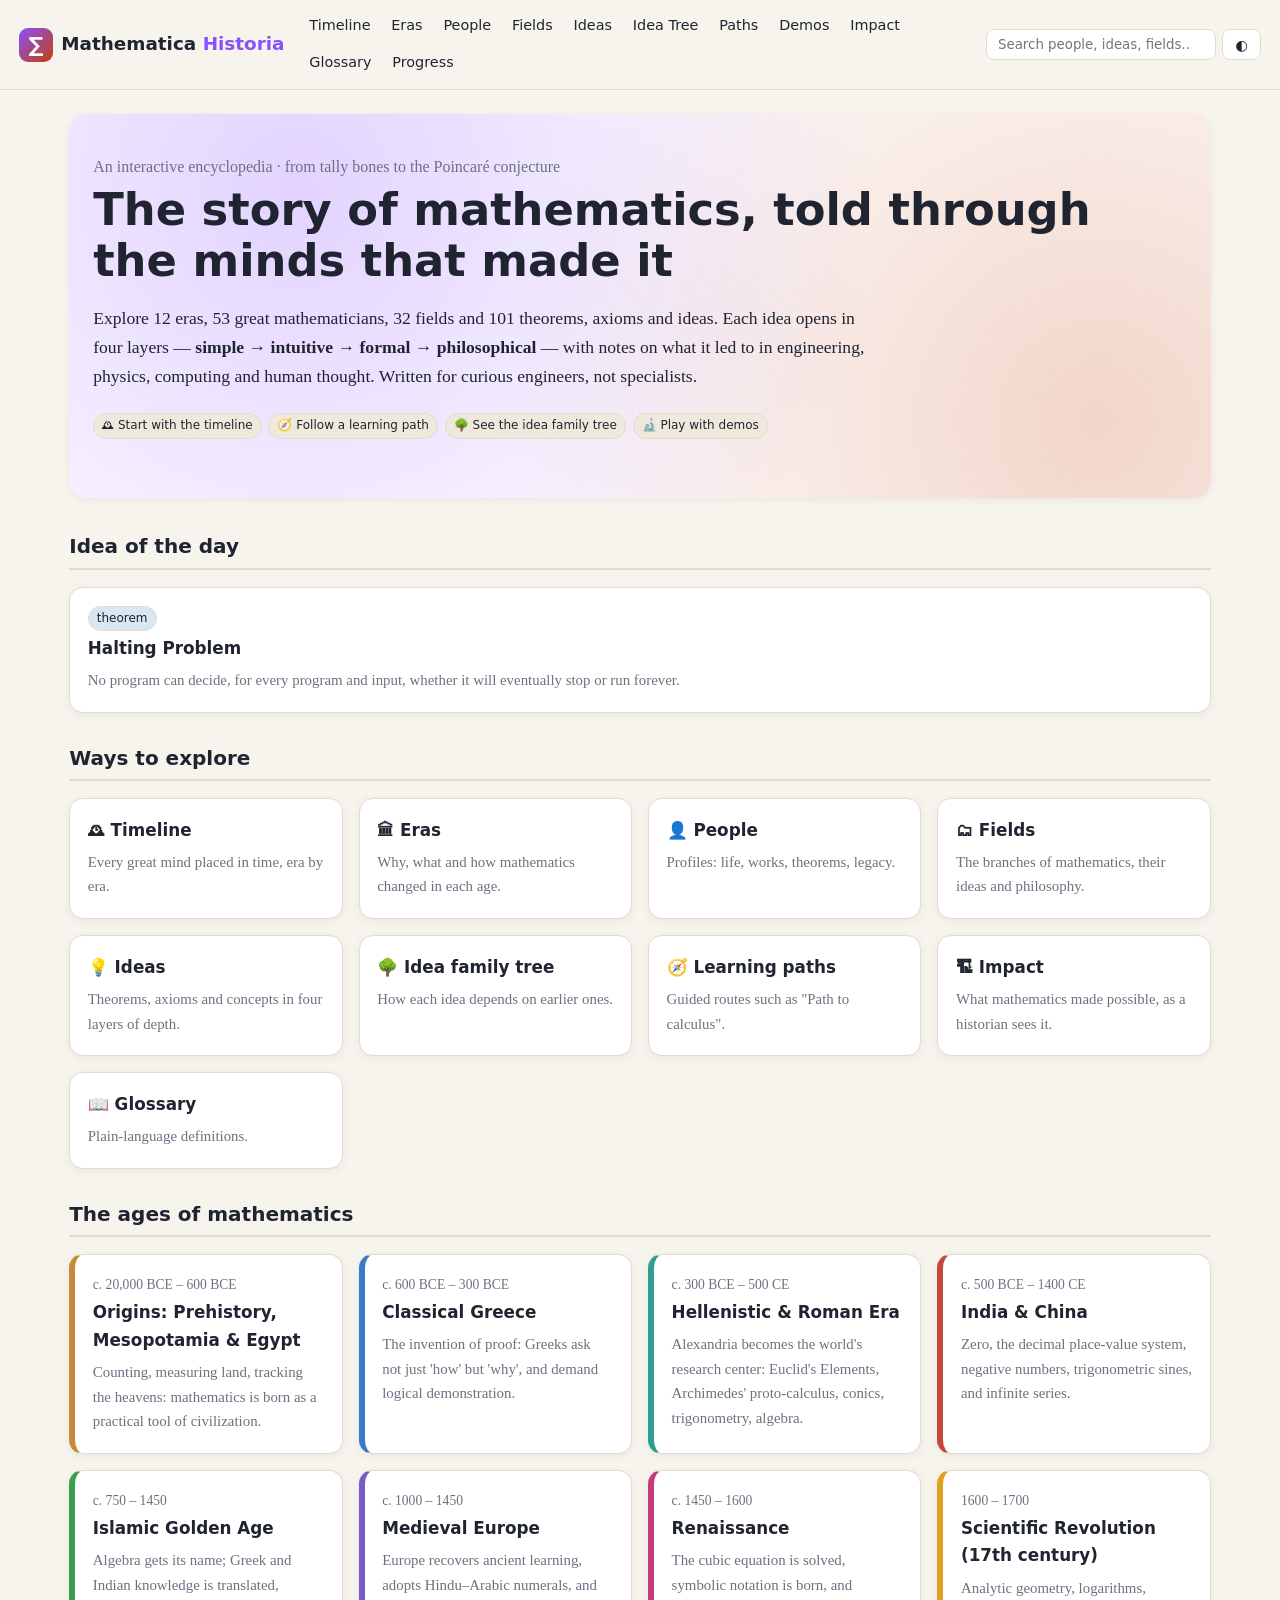
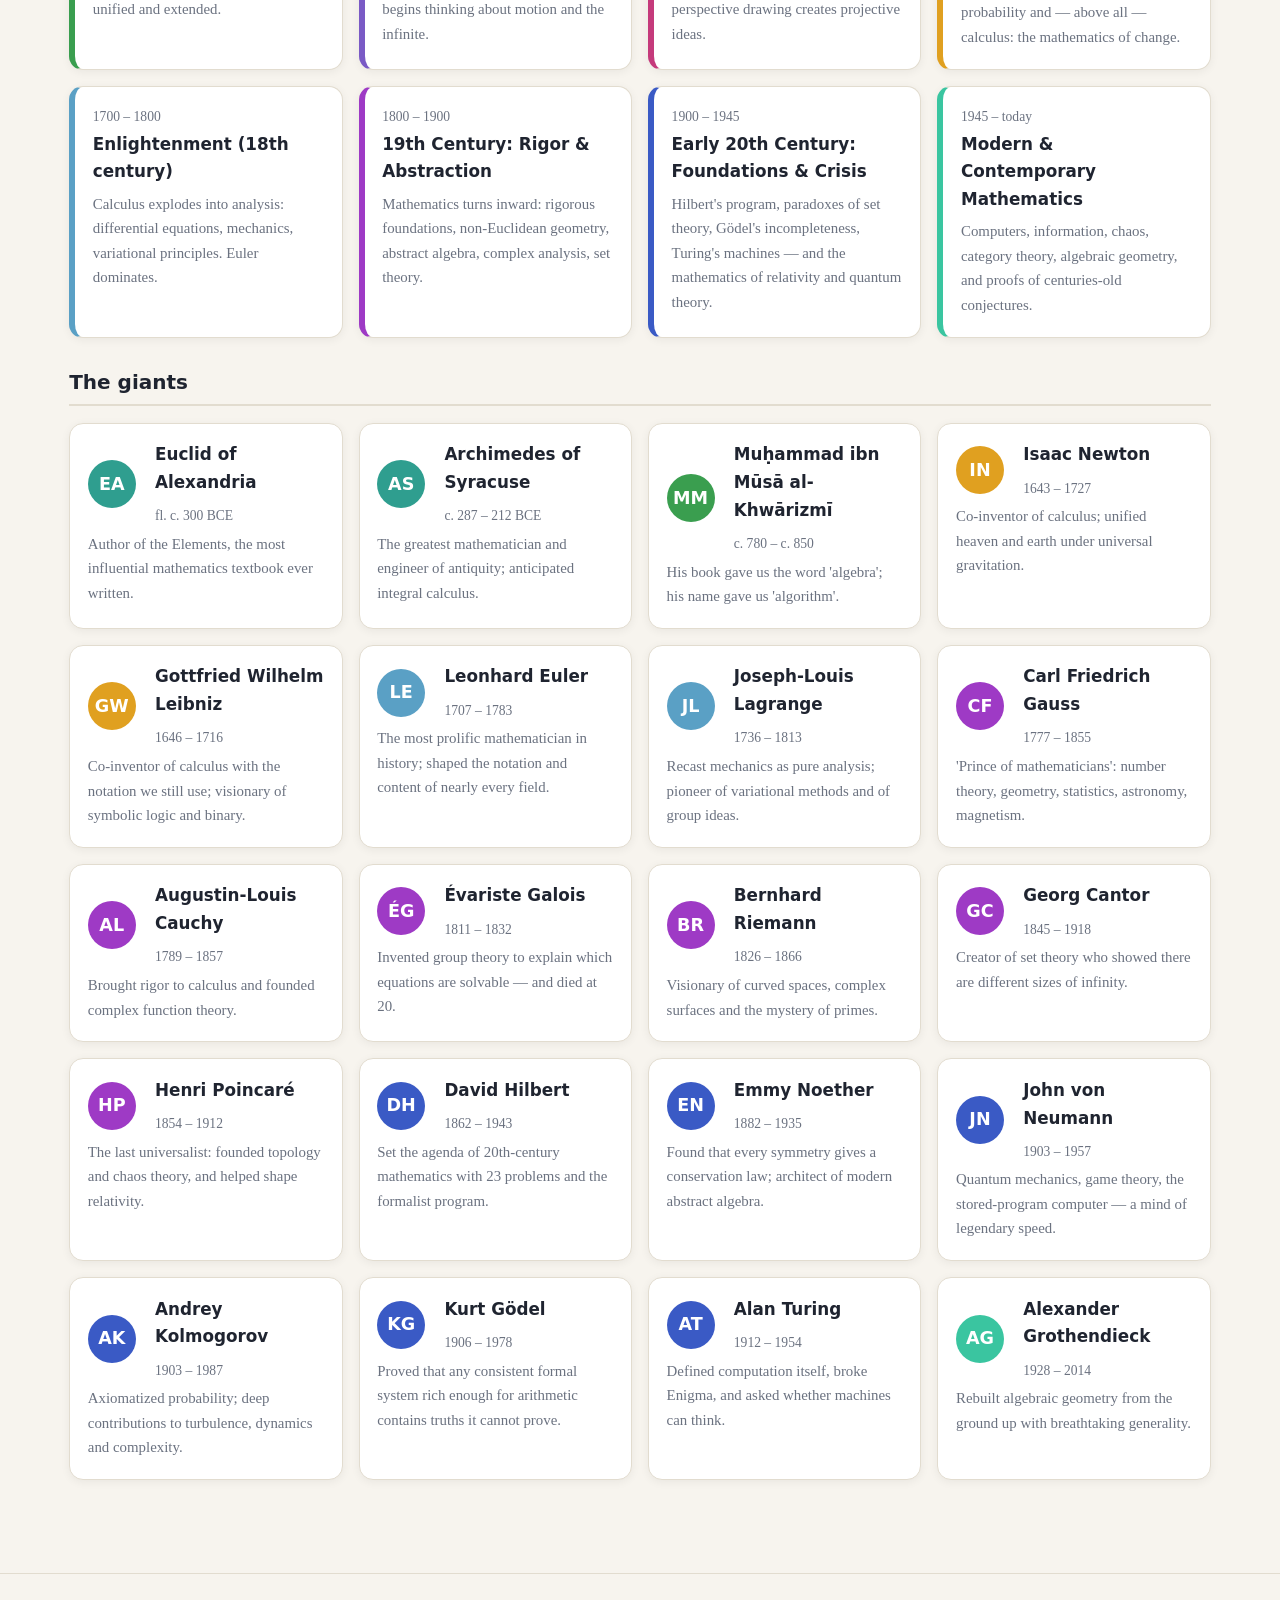
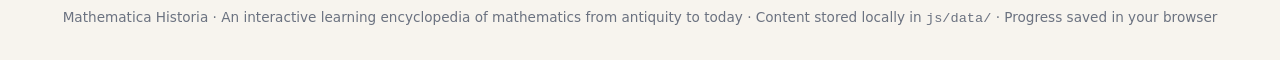
<file: index.html>
<!doctype html>
<html lang="en">
<head>
<meta charset="utf-8">
<meta name="viewport" content="width=device-width, initial-scale=1">
<title>Mathematica Historia — An Interactive Encyclopedia of Mathematics</title>
<link rel="stylesheet" href="lib/katex/katex.min.css">
<link rel="icon" href="data:image/svg+xml,<svg xmlns=%22http://www.w3.org/2000/svg%22 viewBox=%220 0 100 100%22><text y=%22.9em%22 font-size=%2290%22>∑</text></svg>">
<link rel="stylesheet" href="css/style.css">
<script defer src="lib/katex/katex.min.js"></script>
<script defer src="lib/katex/contrib/auto-render.min.js"></script>
</head>
<body>
<header class="top">
  <a href="#/" class="brand"><span class="logo">∑</span><span>Mathematica <em>Historia</em></span></a>
  <button class="menu-btn" id="menuBtn" aria-label="Menu">☰</button>
  <nav id="nav">
    <a href="#/timeline">Timeline</a><a href="#/eras">Eras</a><a href="#/people">People</a><a href="#/fields">Fields</a><a href="#/concepts">Ideas</a><a href="#/map">Idea Tree</a><a href="#/paths">Paths</a><a href="#/demos">Demos</a><a href="#/impact">Impact</a><a href="#/glossary">Glossary</a><a href="#/progress">Progress</a>
  </nav>
  <div class="tools"><input id="search" type="search" placeholder="Search people, ideas, fields…" autocomplete="off"><button id="theme" title="Toggle dark/light">◐</button></div>
</header>
<main id="app"><p style="padding:2rem">Loading…</p></main>
<footer>Mathematica Historia · An interactive learning encyclopedia of mathematics from antiquity to today · Content stored locally in <code>js/data/</code> · Progress saved in your browser</footer>
<script src="js/data/eras.js"></script>
<script src="js/data/fields.js"></script>
<script src="js/data/people1.js"></script>
<script src="js/data/people2.js"></script>
<script src="js/data/concepts1.js"></script>
<script src="js/data/concepts2.js"></script>
<script src="js/data/concepts3.js"></script>
<script src="js/data/misc.js"></script>
<script src="js/demos.js"></script>
<script src="js/app.js"></script>
</body>
</html>
</file>
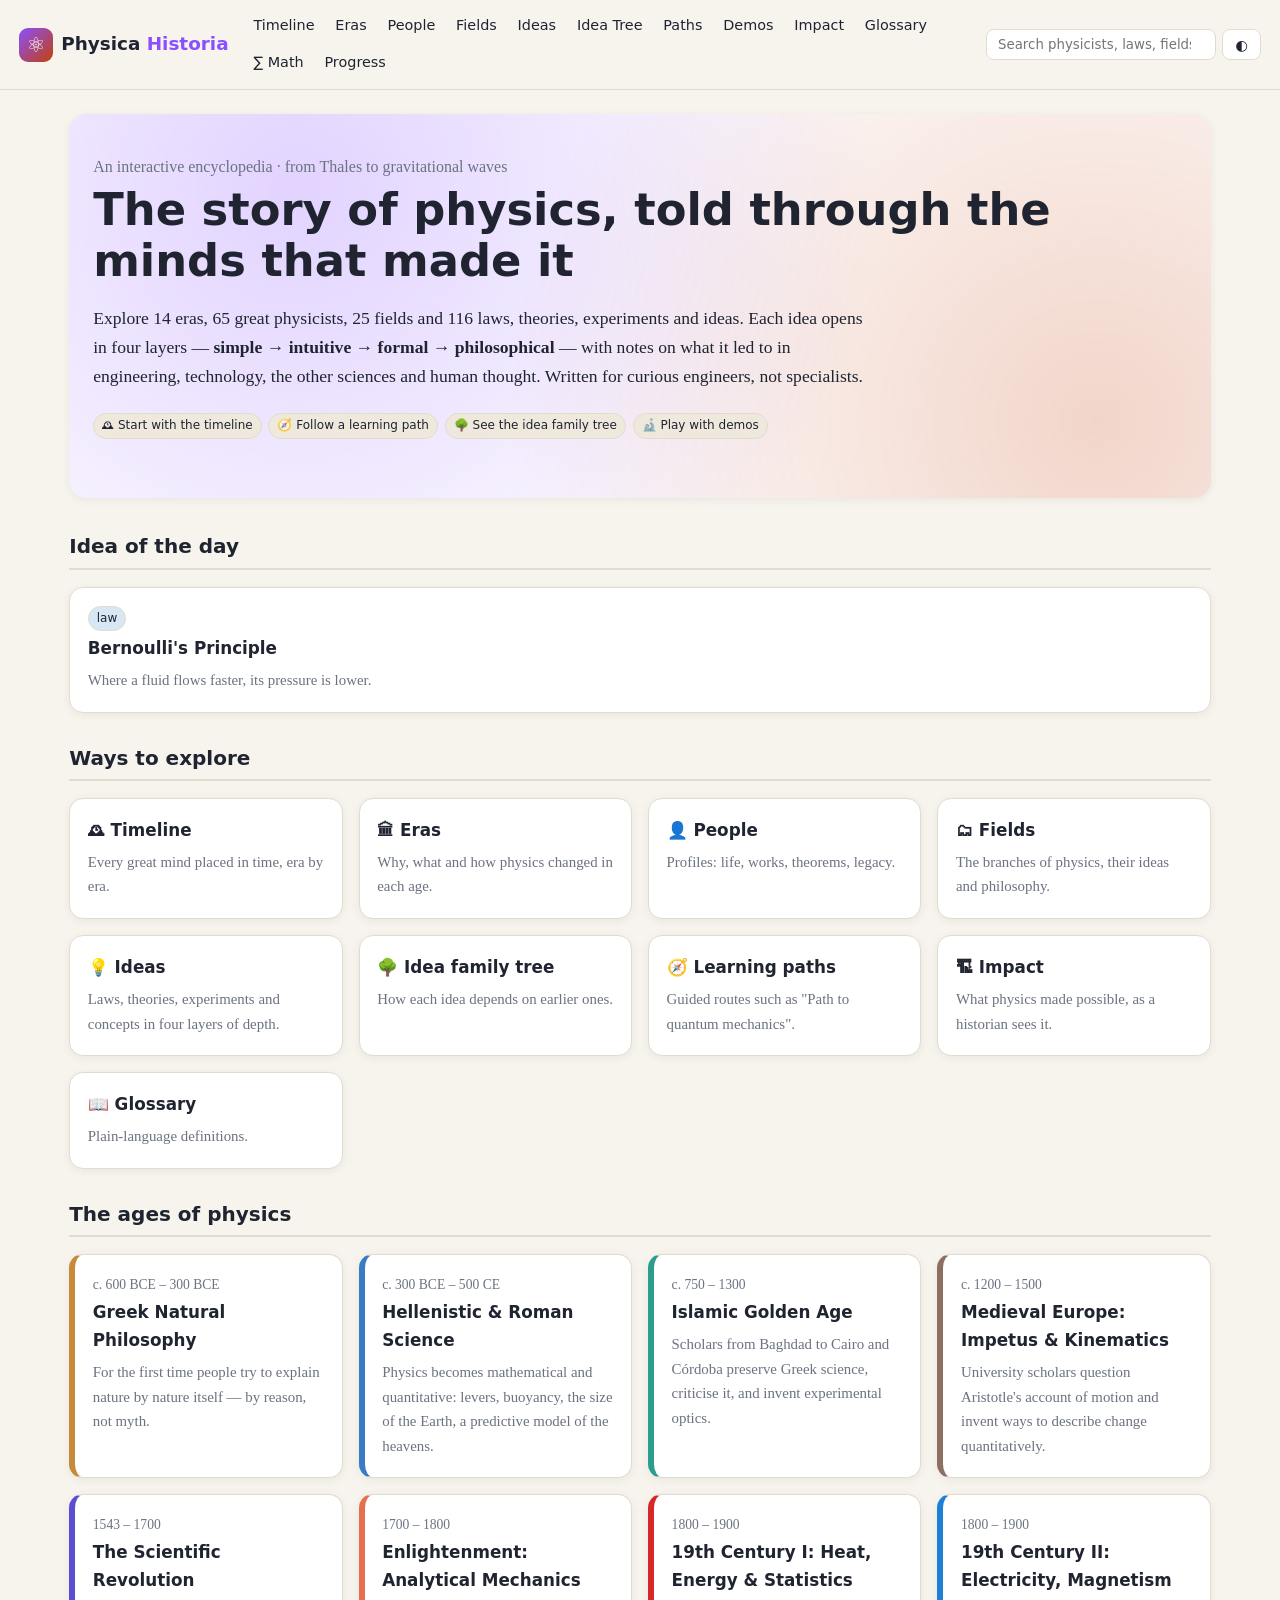
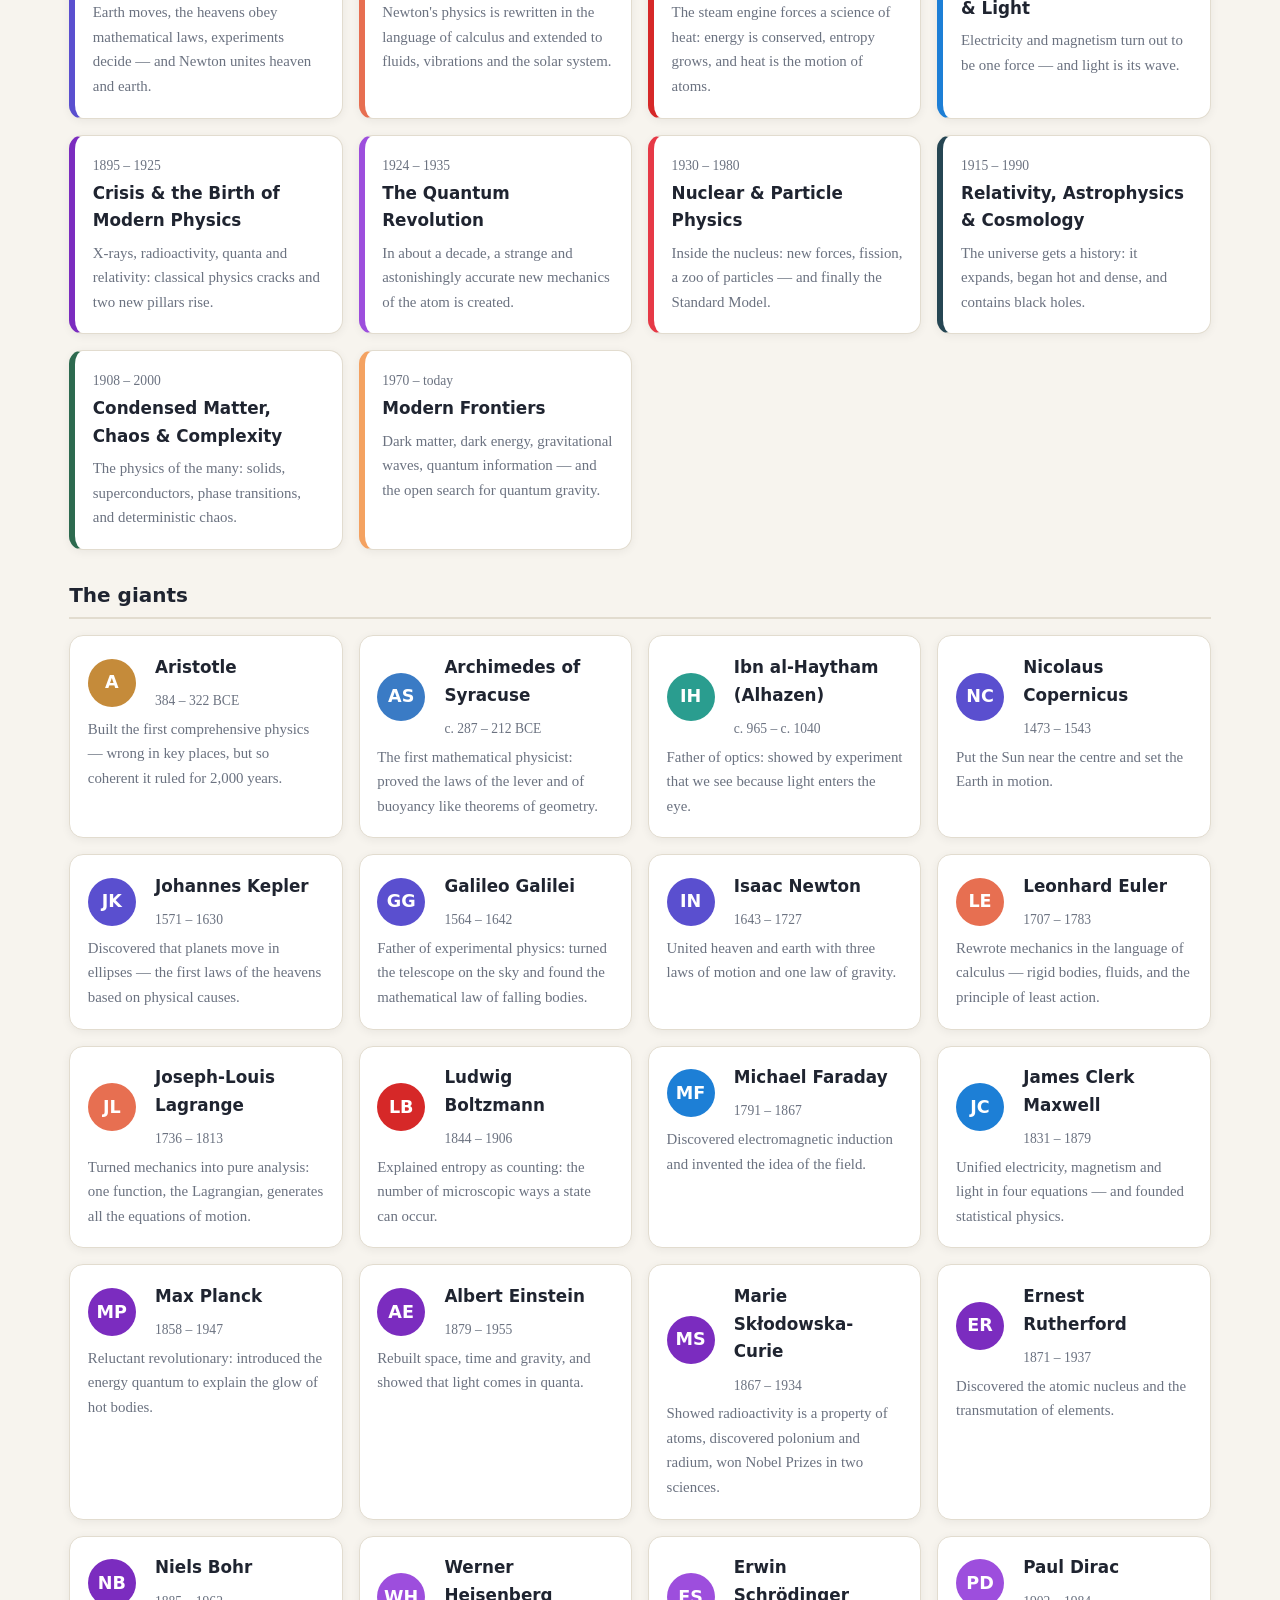
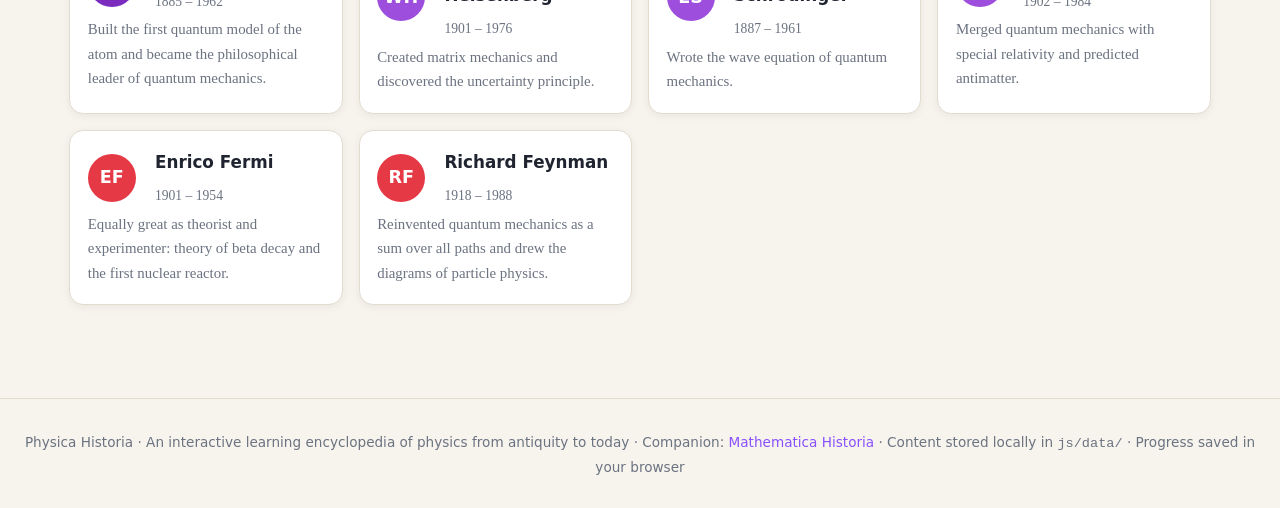
<file: physics/index.html>
<!doctype html>
<html lang="en">
<head>
<meta charset="utf-8">
<meta name="viewport" content="width=device-width, initial-scale=1">
<title>Physica Historia — An Interactive Encyclopedia of Physics</title>
<link rel="stylesheet" href="lib/katex/katex.min.css">
<link rel="icon" href="data:image/svg+xml,<svg xmlns=%22http://www.w3.org/2000/svg%22 viewBox=%220 0 100 100%22><text y=%22.9em%22 font-size=%2290%22>⚛</text></svg>">
<link rel="stylesheet" href="css/style.css">
<script defer src="lib/katex/katex.min.js"></script>
<script defer src="lib/katex/contrib/auto-render.min.js"></script>
</head>
<body>
<header class="top">
  <a href="#/" class="brand"><span class="logo">⚛</span><span>Physica <em>Historia</em></span></a>
  <button class="menu-btn" id="menuBtn" aria-label="Menu">☰</button>
  <nav id="nav">
    <a href="#/timeline">Timeline</a><a href="#/eras">Eras</a><a href="#/people">People</a><a href="#/fields">Fields</a><a href="#/concepts">Ideas</a><a href="#/map">Idea Tree</a><a href="#/paths">Paths</a><a href="#/demos">Demos</a><a href="#/impact">Impact</a><a href="#/glossary">Glossary</a><a href="https://nikifchris.github.io/Math-history/" target="_blank" rel="noopener">∑ Math</a><a href="#/progress">Progress</a>
  </nav>
  <div class="tools"><input id="search" type="search" placeholder="Search physicists, laws, fields…" autocomplete="off"><button id="theme" title="Toggle dark/light">◐</button></div>
</header>
<main id="app"><p style="padding:2rem">Loading…</p></main>
<footer>Physica Historia · An interactive learning encyclopedia of physics from antiquity to today · Companion: <a href="https://nikifchris.github.io/Math-history/">Mathematica Historia</a> · Content stored locally in <code>js/data/</code> · Progress saved in your browser</footer>
<script src="js/data/eras.js"></script>
<script src="js/data/fields.js"></script>
<script src="js/data/people1.js"></script>
<script src="js/data/people2.js"></script>
<script src="js/data/concepts1.js"></script>
<script src="js/data/concepts2.js"></script>
<script src="js/data/concepts3.js"></script>
<script src="js/data/concepts4.js"></script>
<script src="js/data/misc.js"></script>
<script src="js/demos.js"></script>
<script src="js/app.js"></script>
</body>
</html>
</file>
<file: css/style.css>
:root{--bg:#f7f4ee;--fg:#1f2430;--muted:#6b7280;--card:#ffffff;--card2:#efe9dd;--accent:#8a4fff;--accent2:#c2410c;--border:#e2dccf;--shadow:0 2px 10px rgba(0,0,0,.06)}
body.dark{--bg:#12141c;--fg:#e8e6e3;--muted:#9aa0ab;--card:#1b1f2a;--card2:#252a38;--accent:#b18cff;--accent2:#fb923c;--border:#2c3242;--shadow:0 2px 14px rgba(0,0,0,.4)}
*{box-sizing:border-box}html{scroll-behavior:smooth}
body{margin:0;background:var(--bg);color:var(--fg);font:16px/1.65 Georgia,'Iowan Old Style','Palatino Linotype',serif;transition:background .2s}
h1,h2,h3,h4,.brand,nav,button,.tag,input,select,.chip{font-family:system-ui,-apple-system,'Segoe UI',Roboto,sans-serif}
a{color:var(--accent);text-decoration:none}a:hover{text-decoration:underline}
.top{position:sticky;top:0;z-index:50;display:flex;align-items:center;gap:1rem;padding:.6rem 1.2rem;background:color-mix(in srgb,var(--bg) 88%,transparent);backdrop-filter:blur(8px);border-bottom:1px solid var(--border);flex-wrap:wrap}
.brand{display:flex;align-items:center;gap:.5rem;font-weight:700;font-size:1.15rem;color:var(--fg)}.brand em{color:var(--accent);font-style:normal}
.logo{display:inline-grid;place-items:center;width:34px;height:34px;border-radius:9px;background:linear-gradient(135deg,var(--accent),var(--accent2));color:#fff;font-size:1.3rem}
nav{display:flex;gap:.2rem;flex-wrap:wrap;flex:1}nav a{padding:.3rem .55rem;border-radius:7px;color:var(--fg);font-size:.9rem}nav a:hover,nav a.on{background:var(--card2);text-decoration:none}
.tools{display:flex;gap:.4rem}#search{padding:.45rem .7rem;border-radius:8px;border:1px solid var(--border);background:var(--card);color:var(--fg);width:230px}
button{cursor:pointer;border:1px solid var(--border);background:var(--card);color:var(--fg);padding:.4rem .75rem;border-radius:8px;font-size:.9rem}button:hover{border-color:var(--accent)}
.menu-btn{display:none}
main{max-width:1180px;margin:0 auto;padding:1.5rem 1.2rem 4rem}
footer{text-align:center;color:var(--muted);font-size:.85rem;padding:2rem 1rem;border-top:1px solid var(--border);font-family:system-ui,sans-serif}
.hero{padding:2.5rem 1.5rem;border-radius:18px;background:radial-gradient(circle at 20% 20%,color-mix(in srgb,var(--accent) 25%,transparent),transparent 60%),radial-gradient(circle at 90% 80%,color-mix(in srgb,var(--accent2) 22%,transparent),transparent 55%),var(--card);box-shadow:var(--shadow);margin-bottom:2rem}
.hero h1{font-size:clamp(1.8rem,4vw,2.8rem);margin:.2rem 0 .6rem;line-height:1.15}.hero p{font-size:1.1rem;max-width:780px}
.grid{display:grid;grid-template-columns:repeat(auto-fill,minmax(250px,1fr));gap:1rem}
.card{background:var(--card);border:1px solid var(--border);border-radius:14px;padding:1rem 1.1rem;box-shadow:var(--shadow);transition:transform .15s,border-color .15s;color:var(--fg);display:block}
a.card:hover{transform:translateY(-2px);border-color:var(--accent);text-decoration:none}
.card h3{margin:.1rem 0 .35rem;font-size:1.05rem}.card p{margin:.2rem 0;font-size:.93rem;color:var(--muted)}
.era-strip{border-left:6px solid var(--c,var(--accent))}
.tag,.chip{display:inline-block;font-size:.75rem;padding:.12rem .5rem;border-radius:99px;background:var(--card2);color:var(--fg);margin:.12rem .15rem .12rem 0;border:1px solid var(--border)}
a.chip:hover{border-color:var(--accent);text-decoration:none}
.type-theorem{background:#3d85c633}.type-axiom{background:#e07a5f33}.type-concept{background:#81b29a33}.type-conjecture{background:#f2cc8f55}
.muted{color:var(--muted)}.small{font-size:.85rem}
h1.page{font-size:clamp(1.6rem,3.5vw,2.4rem);margin:.3rem 0 .4rem;line-height:1.2}.sub{color:var(--muted);font-size:1.05rem;margin-bottom:1.2rem}
.section{margin:1.8rem 0}.section>h2{font-size:1.25rem;border-bottom:2px solid var(--border);padding-bottom:.3rem}
.cols{display:grid;grid-template-columns:2fr 1fr;gap:1.5rem}.side .card{margin-bottom:1rem}
.wwh{display:grid;grid-template-columns:repeat(3,1fr);gap:1rem}.wwh .card h3{color:var(--accent)}
.layers{display:flex;gap:.3rem;flex-wrap:wrap;margin:.8rem 0 0}.layers button.on{background:var(--accent);color:#fff;border-color:var(--accent)}
.layer-body{background:var(--card);border:1px solid var(--border);border-radius:0 12px 12px 12px;padding:1.1rem 1.3rem;box-shadow:var(--shadow);font-size:1.05rem}
.layer-body .lbl{font-family:system-ui;font-size:.8rem;text-transform:uppercase;letter-spacing:.06em;color:var(--accent2)}
details.deep{background:var(--card);border:1px solid var(--border);border-radius:12px;margin:.6rem 0;padding:.2rem 1rem}
details.deep summary{cursor:pointer;font-family:system-ui;font-weight:600;padding:.6rem 0}
.impact{display:grid;grid-template-columns:repeat(auto-fill,minmax(220px,1fr));gap:.7rem}
.impact .card{border-top:4px solid var(--accent2)}.impact .ic{font-size:1.4rem}
.demo{background:var(--card);border:1px solid var(--border);border-radius:14px;padding:1rem;margin:1rem 0;box-shadow:var(--shadow)}
.demo canvas{display:block;margin:.5rem auto;background:var(--card2);border-radius:10px;cursor:crosshair}
.demo-ctl{display:flex;gap:.8rem;flex-wrap:wrap;align-items:center;font-family:system-ui;font-size:.9rem;margin:.4rem 0}
.demo-ctl input[type=range]{vertical-align:middle;width:150px}
.tt{border-collapse:collapse;margin:.5rem 0;font-family:system-ui}.tt td,.tt th{border:1px solid var(--border);padding:.3rem .7rem}
.bit.b1{background:#81b29a;color:#000}.bit.b0{background:#e07a5f55}
.diag td,.diag th{width:2rem;height:2rem;text-align:center;font-family:monospace;border:1px solid var(--border)}.diag .dg{background:#f2cc8f;color:#000;font-weight:bold}.diag .nw{background:#81b29a;color:#000;font-weight:bold}
.tape{display:flex;gap:2px;font-family:monospace;font-size:1.3rem;margin:.6rem 0}.cell{border:1px solid var(--border);padding:.2rem .6rem;border-radius:4px}.cell.hd{background:var(--accent);color:#fff}
/* timeline */
.tl-wrap{overflow-x:auto;border:1px solid var(--border);border-radius:14px;background:var(--card);padding:1rem 0;box-shadow:var(--shadow)}
.tl{position:relative;height:640px}
.tl-era{position:absolute;top:0;bottom:0;border-left:1px dashed var(--border);padding:.4rem .5rem;font-family:system-ui;font-size:.8rem}
.tl-era b{display:block;color:var(--c)}.tl-axis{position:absolute;left:0;right:0;top:60px;height:4px;background:linear-gradient(90deg,#c58b3a,#3a7bc5,#2f9e8f,#c5463a,#3a9e4f,#7a5ac5,#c53a7b,#e0a020,#5aa0c5,#9e3ac5,#3a5ac5,#3ac5a0)}
.tl-p{position:absolute;font-family:system-ui;font-size:.78rem;white-space:nowrap;padding:.15rem .45rem;border-radius:7px;background:var(--card2);border:1px solid var(--border);color:var(--fg)}
.tl-p:hover{border-color:var(--accent);z-index:3;text-decoration:none}.tl-p.c{background:transparent;border-style:dashed}
.tl-p::before{content:'';position:absolute;left:8px;top:-6px;width:2px;height:6px;background:var(--border)}
.legend{font-family:system-ui;font-size:.85rem;margin:.5rem 0}
/* map */
.map-wrap{overflow:auto;border:1px solid var(--border);border-radius:14px;background:var(--card);max-height:78vh}
.map-wrap svg text{font-family:system-ui;font-size:11px;fill:var(--fg);pointer-events:none}
.map-wrap .node rect{fill:var(--card2);stroke:var(--border);cursor:pointer}.map-wrap .node:hover rect,.map-wrap .node.hl rect{stroke:var(--accent);stroke-width:2.5}
.map-wrap .node.dim{opacity:.18}.map-wrap path.edge{fill:none;stroke:var(--muted);stroke-opacity:.35}.map-wrap path.edge.hl{stroke:var(--accent);stroke-opacity:1;stroke-width:2}.map-wrap path.edge.dim{stroke-opacity:.05}
.map-wrap .node.done rect{fill:color-mix(in srgb,#81b29a 45%,var(--card2))}
.filters{display:flex;flex-wrap:wrap;gap:.3rem;margin:.6rem 0}.filters button.on{background:var(--accent);color:#fff}
.path-steps{counter-reset:s;list-style:none;padding:0}.path-steps li{counter-increment:s;position:relative;padding:.7rem 1rem .7rem 3.2rem;margin:.4rem 0;background:var(--card);border:1px solid var(--border);border-radius:12px}
.path-steps li::before{content:counter(s);position:absolute;left:.9rem;top:.75rem;width:1.7rem;height:1.7rem;border-radius:50%;background:var(--card2);display:grid;place-items:center;font-family:system-ui;font-size:.85rem}
.path-steps li.done::before{content:'✓';background:#81b29a;color:#000}
.bar{height:10px;border-radius:99px;background:var(--card2);overflow:hidden}.bar>i{display:block;height:100%;background:linear-gradient(90deg,var(--accent),var(--accent2))}
.done-btn.on{background:#81b29a;color:#000;border-color:#81b29a}
.portrait{width:76px;height:76px;border-radius:50%;display:grid;place-items:center;font-size:1.8rem;font-family:system-ui;font-weight:700;color:#fff;flex:none}
.phead{display:flex;gap:1.2rem;align-items:center}
.stars{color:var(--accent2);letter-spacing:2px}
.gloss dt{font-weight:700;font-family:system-ui;margin-top:.8rem}.gloss dd{margin:.1rem 0 0 0;color:var(--muted)}
.crumbs{font-family:system-ui;font-size:.85rem;color:var(--muted)}
.toolbar{display:flex;gap:.5rem;flex-wrap:wrap;align-items:center;margin:.6rem 0 1rem}.toolbar select,.toolbar input{padding:.35rem .6rem;border-radius:8px;border:1px solid var(--border);background:var(--card);color:var(--fg)}
.quote{border-left:4px solid var(--accent);padding:.4rem 1rem;background:var(--card);border-radius:0 10px 10px 0;font-style:italic}
.katex-display{overflow-x:auto;overflow-y:hidden;padding:.3rem 0}
@media(max-width:860px){.cols,.wwh{grid-template-columns:1fr}.menu-btn{display:block}nav{display:none;flex-basis:100%}nav.open{display:flex}#search{width:150px}.tl{height:700px}}
</file>
<file: physics/css/style.css>
:root{--bg:#f7f4ee;--fg:#1f2430;--muted:#6b7280;--card:#ffffff;--card2:#efe9dd;--accent:#8a4fff;--accent2:#c2410c;--border:#e2dccf;--shadow:0 2px 10px rgba(0,0,0,.06)}
body.dark{--bg:#12141c;--fg:#e8e6e3;--muted:#9aa0ab;--card:#1b1f2a;--card2:#252a38;--accent:#b18cff;--accent2:#fb923c;--border:#2c3242;--shadow:0 2px 14px rgba(0,0,0,.4)}
*{box-sizing:border-box}html{scroll-behavior:smooth}
body{margin:0;background:var(--bg);color:var(--fg);font:16px/1.65 Georgia,'Iowan Old Style','Palatino Linotype',serif;transition:background .2s}
h1,h2,h3,h4,.brand,nav,button,.tag,input,select,.chip{font-family:system-ui,-apple-system,'Segoe UI',Roboto,sans-serif}
a{color:var(--accent);text-decoration:none}a:hover{text-decoration:underline}
.top{position:sticky;top:0;z-index:50;display:flex;align-items:center;gap:1rem;padding:.6rem 1.2rem;background:color-mix(in srgb,var(--bg) 88%,transparent);backdrop-filter:blur(8px);border-bottom:1px solid var(--border);flex-wrap:wrap}
.brand{display:flex;align-items:center;gap:.5rem;font-weight:700;font-size:1.15rem;color:var(--fg)}.brand em{color:var(--accent);font-style:normal}
.logo{display:inline-grid;place-items:center;width:34px;height:34px;border-radius:9px;background:linear-gradient(135deg,var(--accent),var(--accent2));color:#fff;font-size:1.3rem}
nav{display:flex;gap:.2rem;flex-wrap:wrap;flex:1}nav a{padding:.3rem .55rem;border-radius:7px;color:var(--fg);font-size:.9rem}nav a:hover,nav a.on{background:var(--card2);text-decoration:none}
.tools{display:flex;gap:.4rem}#search{padding:.45rem .7rem;border-radius:8px;border:1px solid var(--border);background:var(--card);color:var(--fg);width:230px}
button{cursor:pointer;border:1px solid var(--border);background:var(--card);color:var(--fg);padding:.4rem .75rem;border-radius:8px;font-size:.9rem}button:hover{border-color:var(--accent)}
.menu-btn{display:none}
main{max-width:1180px;margin:0 auto;padding:1.5rem 1.2rem 4rem}
footer{text-align:center;color:var(--muted);font-size:.85rem;padding:2rem 1rem;border-top:1px solid var(--border);font-family:system-ui,sans-serif}
.hero{padding:2.5rem 1.5rem;border-radius:18px;background:radial-gradient(circle at 20% 20%,color-mix(in srgb,var(--accent) 25%,transparent),transparent 60%),radial-gradient(circle at 90% 80%,color-mix(in srgb,var(--accent2) 22%,transparent),transparent 55%),var(--card);box-shadow:var(--shadow);margin-bottom:2rem}
.hero h1{font-size:clamp(1.8rem,4vw,2.8rem);margin:.2rem 0 .6rem;line-height:1.15}.hero p{font-size:1.1rem;max-width:780px}
.grid{display:grid;grid-template-columns:repeat(auto-fill,minmax(250px,1fr));gap:1rem}
.card{background:var(--card);border:1px solid var(--border);border-radius:14px;padding:1rem 1.1rem;box-shadow:var(--shadow);transition:transform .15s,border-color .15s;color:var(--fg);display:block}
a.card:hover{transform:translateY(-2px);border-color:var(--accent);text-decoration:none}
.card h3{margin:.1rem 0 .35rem;font-size:1.05rem}.card p{margin:.2rem 0;font-size:.93rem;color:var(--muted)}
.era-strip{border-left:6px solid var(--c,var(--accent))}
.tag,.chip{display:inline-block;font-size:.75rem;padding:.12rem .5rem;border-radius:99px;background:var(--card2);color:var(--fg);margin:.12rem .15rem .12rem 0;border:1px solid var(--border)}
a.chip:hover{border-color:var(--accent);text-decoration:none}
.type-theorem{background:#3d85c633}.type-axiom{background:#e07a5f33}.type-concept{background:#81b29a33}.type-conjecture{background:#f2cc8f55}
.muted{color:var(--muted)}.small{font-size:.85rem}
h1.page{font-size:clamp(1.6rem,3.5vw,2.4rem);margin:.3rem 0 .4rem;line-height:1.2}.sub{color:var(--muted);font-size:1.05rem;margin-bottom:1.2rem}
.section{margin:1.8rem 0}.section>h2{font-size:1.25rem;border-bottom:2px solid var(--border);padding-bottom:.3rem}
.cols{display:grid;grid-template-columns:2fr 1fr;gap:1.5rem}.side .card{margin-bottom:1rem}
.wwh{display:grid;grid-template-columns:repeat(3,1fr);gap:1rem}.wwh .card h3{color:var(--accent)}
.layers{display:flex;gap:.3rem;flex-wrap:wrap;margin:.8rem 0 0}.layers button.on{background:var(--accent);color:#fff;border-color:var(--accent)}
.layer-body{background:var(--card);border:1px solid var(--border);border-radius:0 12px 12px 12px;padding:1.1rem 1.3rem;box-shadow:var(--shadow);font-size:1.05rem}
.layer-body .lbl{font-family:system-ui;font-size:.8rem;text-transform:uppercase;letter-spacing:.06em;color:var(--accent2)}
details.deep{background:var(--card);border:1px solid var(--border);border-radius:12px;margin:.6rem 0;padding:.2rem 1rem}
details.deep summary{cursor:pointer;font-family:system-ui;font-weight:600;padding:.6rem 0}
.impact{display:grid;grid-template-columns:repeat(auto-fill,minmax(220px,1fr));gap:.7rem}
.impact .card{border-top:4px solid var(--accent2)}.impact .ic{font-size:1.4rem}
.demo{background:var(--card);border:1px solid var(--border);border-radius:14px;padding:1rem;margin:1rem 0;box-shadow:var(--shadow)}
.demo canvas{display:block;margin:.5rem auto;background:var(--card2);border-radius:10px;cursor:crosshair}
.demo-ctl{display:flex;gap:.8rem;flex-wrap:wrap;align-items:center;font-family:system-ui;font-size:.9rem;margin:.4rem 0}
.demo-ctl input[type=range]{vertical-align:middle;width:150px}
.tt{border-collapse:collapse;margin:.5rem 0;font-family:system-ui}.tt td,.tt th{border:1px solid var(--border);padding:.3rem .7rem}
.bit.b1{background:#81b29a;color:#000}.bit.b0{background:#e07a5f55}
.diag td,.diag th{width:2rem;height:2rem;text-align:center;font-family:monospace;border:1px solid var(--border)}.diag .dg{background:#f2cc8f;color:#000;font-weight:bold}.diag .nw{background:#81b29a;color:#000;font-weight:bold}
.tape{display:flex;gap:2px;font-family:monospace;font-size:1.3rem;margin:.6rem 0}.cell{border:1px solid var(--border);padding:.2rem .6rem;border-radius:4px}.cell.hd{background:var(--accent);color:#fff}
/* timeline */
.tl-wrap{overflow-x:auto;border:1px solid var(--border);border-radius:14px;background:var(--card);padding:1rem 0;box-shadow:var(--shadow)}
.tl{position:relative;height:640px}
.tl-era{position:absolute;top:0;bottom:0;border-left:1px dashed var(--border);padding:.4rem .5rem;font-family:system-ui;font-size:.8rem}
.tl-era b{display:block;color:var(--c)}.tl-axis{position:absolute;left:0;right:0;top:60px;height:4px;background:linear-gradient(90deg,#c58b3a,#3a7bc5,#2f9e8f,#c5463a,#3a9e4f,#7a5ac5,#c53a7b,#e0a020,#5aa0c5,#9e3ac5,#3a5ac5,#3ac5a0)}
.tl-p{position:absolute;font-family:system-ui;font-size:.78rem;white-space:nowrap;padding:.15rem .45rem;border-radius:7px;background:var(--card2);border:1px solid var(--border);color:var(--fg)}
.tl-p:hover{border-color:var(--accent);z-index:3;text-decoration:none}.tl-p.c{background:transparent;border-style:dashed}
.tl-p::before{content:'';position:absolute;left:8px;top:-6px;width:2px;height:6px;background:var(--border)}
.legend{font-family:system-ui;font-size:.85rem;margin:.5rem 0}
/* map */
.map-wrap{overflow:auto;border:1px solid var(--border);border-radius:14px;background:var(--card);max-height:78vh}
.map-wrap svg text{font-family:system-ui;font-size:11px;fill:var(--fg);pointer-events:none}
.map-wrap .node rect{fill:var(--card2);stroke:var(--border);cursor:pointer}.map-wrap .node:hover rect,.map-wrap .node.hl rect{stroke:var(--accent);stroke-width:2.5}
.map-wrap .node.dim{opacity:.18}.map-wrap path.edge{fill:none;stroke:var(--muted);stroke-opacity:.35}.map-wrap path.edge.hl{stroke:var(--accent);stroke-opacity:1;stroke-width:2}.map-wrap path.edge.dim{stroke-opacity:.05}
.map-wrap .node.done rect{fill:color-mix(in srgb,#81b29a 45%,var(--card2))}
.filters{display:flex;flex-wrap:wrap;gap:.3rem;margin:.6rem 0}.filters button.on{background:var(--accent);color:#fff}
.path-steps{counter-reset:s;list-style:none;padding:0}.path-steps li{counter-increment:s;position:relative;padding:.7rem 1rem .7rem 3.2rem;margin:.4rem 0;background:var(--card);border:1px solid var(--border);border-radius:12px}
.path-steps li::before{content:counter(s);position:absolute;left:.9rem;top:.75rem;width:1.7rem;height:1.7rem;border-radius:50%;background:var(--card2);display:grid;place-items:center;font-family:system-ui;font-size:.85rem}
.path-steps li.done::before{content:'✓';background:#81b29a;color:#000}
.bar{height:10px;border-radius:99px;background:var(--card2);overflow:hidden}.bar>i{display:block;height:100%;background:linear-gradient(90deg,var(--accent),var(--accent2))}
.done-btn.on{background:#81b29a;color:#000;border-color:#81b29a}
.portrait{width:76px;height:76px;border-radius:50%;display:grid;place-items:center;font-size:1.8rem;font-family:system-ui;font-weight:700;color:#fff;flex:none}
.phead{display:flex;gap:1.2rem;align-items:center}
.stars{color:var(--accent2);letter-spacing:2px}
.gloss dt{font-weight:700;font-family:system-ui;margin-top:.8rem}.gloss dd{margin:.1rem 0 0 0;color:var(--muted)}
.crumbs{font-family:system-ui;font-size:.85rem;color:var(--muted)}
.toolbar{display:flex;gap:.5rem;flex-wrap:wrap;align-items:center;margin:.6rem 0 1rem}.toolbar select,.toolbar input{padding:.35rem .6rem;border-radius:8px;border:1px solid var(--border);background:var(--card);color:var(--fg)}
.quote{border-left:4px solid var(--accent);padding:.4rem 1rem;background:var(--card);border-radius:0 10px 10px 0;font-style:italic}
.katex-display{overflow-x:auto;overflow-y:hidden;padding:.3rem 0}
@media(max-width:860px){.cols,.wwh{grid-template-columns:1fr}.menu-btn{display:block}nav{display:none;flex-basis:100%}nav.open{display:flex}#search{width:150px}.tl{height:700px}}

.type-law{background:#3d85c633}.type-theory{background:#9b5de533}.type-experiment{background:#e07a5f33}.type-open-question{background:#f2cc8f55}
</file>
